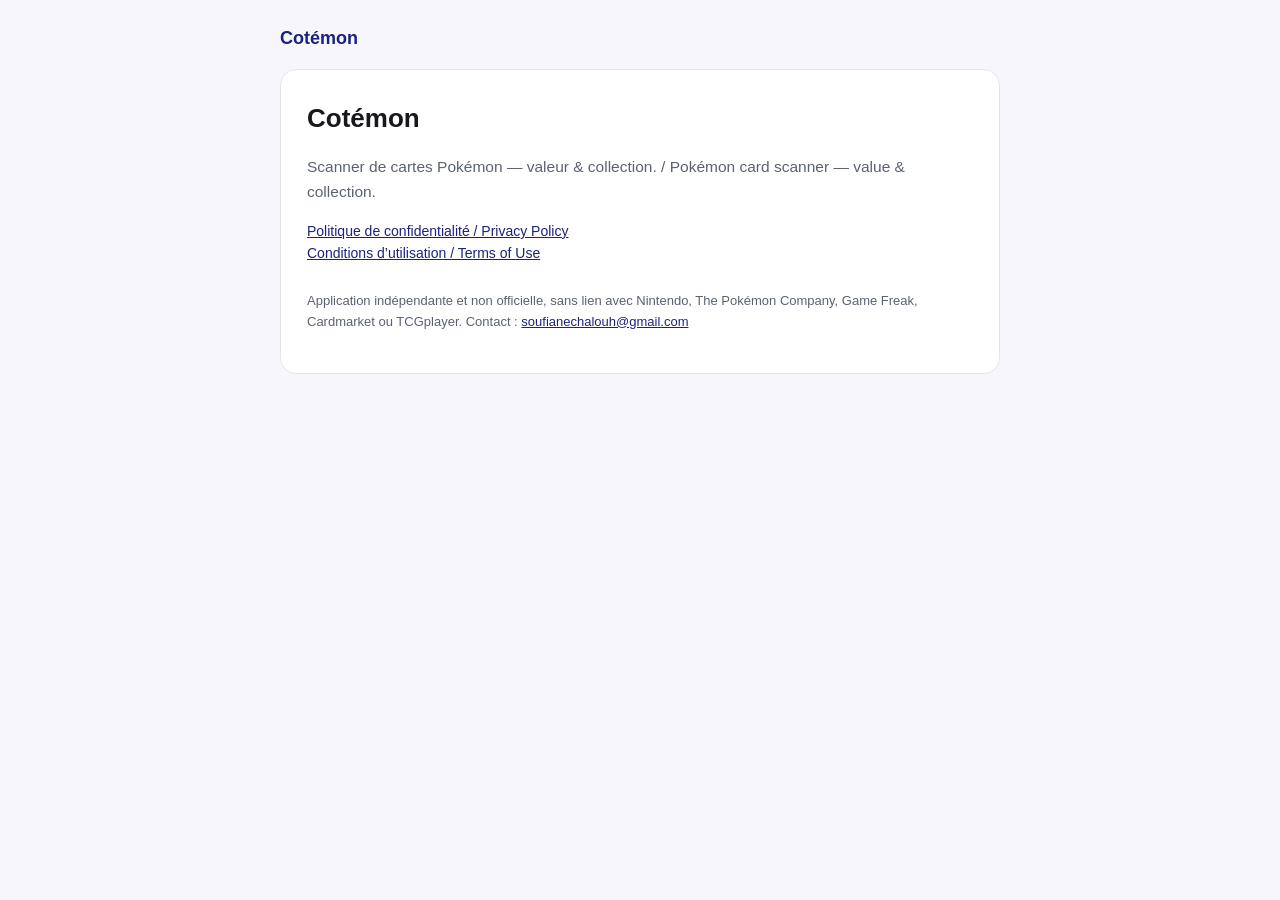
<file: index.html>
<!doctype html>
<html lang="fr">
<head>
<meta charset="utf-8">
<meta name="viewport" content="width=device-width, initial-scale=1">
<title>Cotémon — Informations légales</title>
<link rel="stylesheet" href="style.css">
</head>
<body>
<div class="wrap">
  <header class="site">
    <a class="brand" href="index.html">Cotémon</a>
  </header>
  <section class="card">
    <h1>Cotémon</h1>
    <p class="muted">Scanner de cartes Pokémon — valeur &amp; collection. / Pokémon card scanner — value &amp; collection.</p>
    <nav class="pages">
      <a href="privacy.html">Politique de confidentialité / Privacy Policy</a><br>
      <a href="terms.html">Conditions d’utilisation / Terms of Use</a>
    </nav>
    <p class="foot">Application indépendante et non officielle, sans lien avec Nintendo, The Pokémon Company, Game Freak, Cardmarket ou TCGplayer. Contact : <a href="mailto:soufianechalouh@gmail.com">soufianechalouh@gmail.com</a></p>
  </section>
</div>
</body>
</html>
</file>
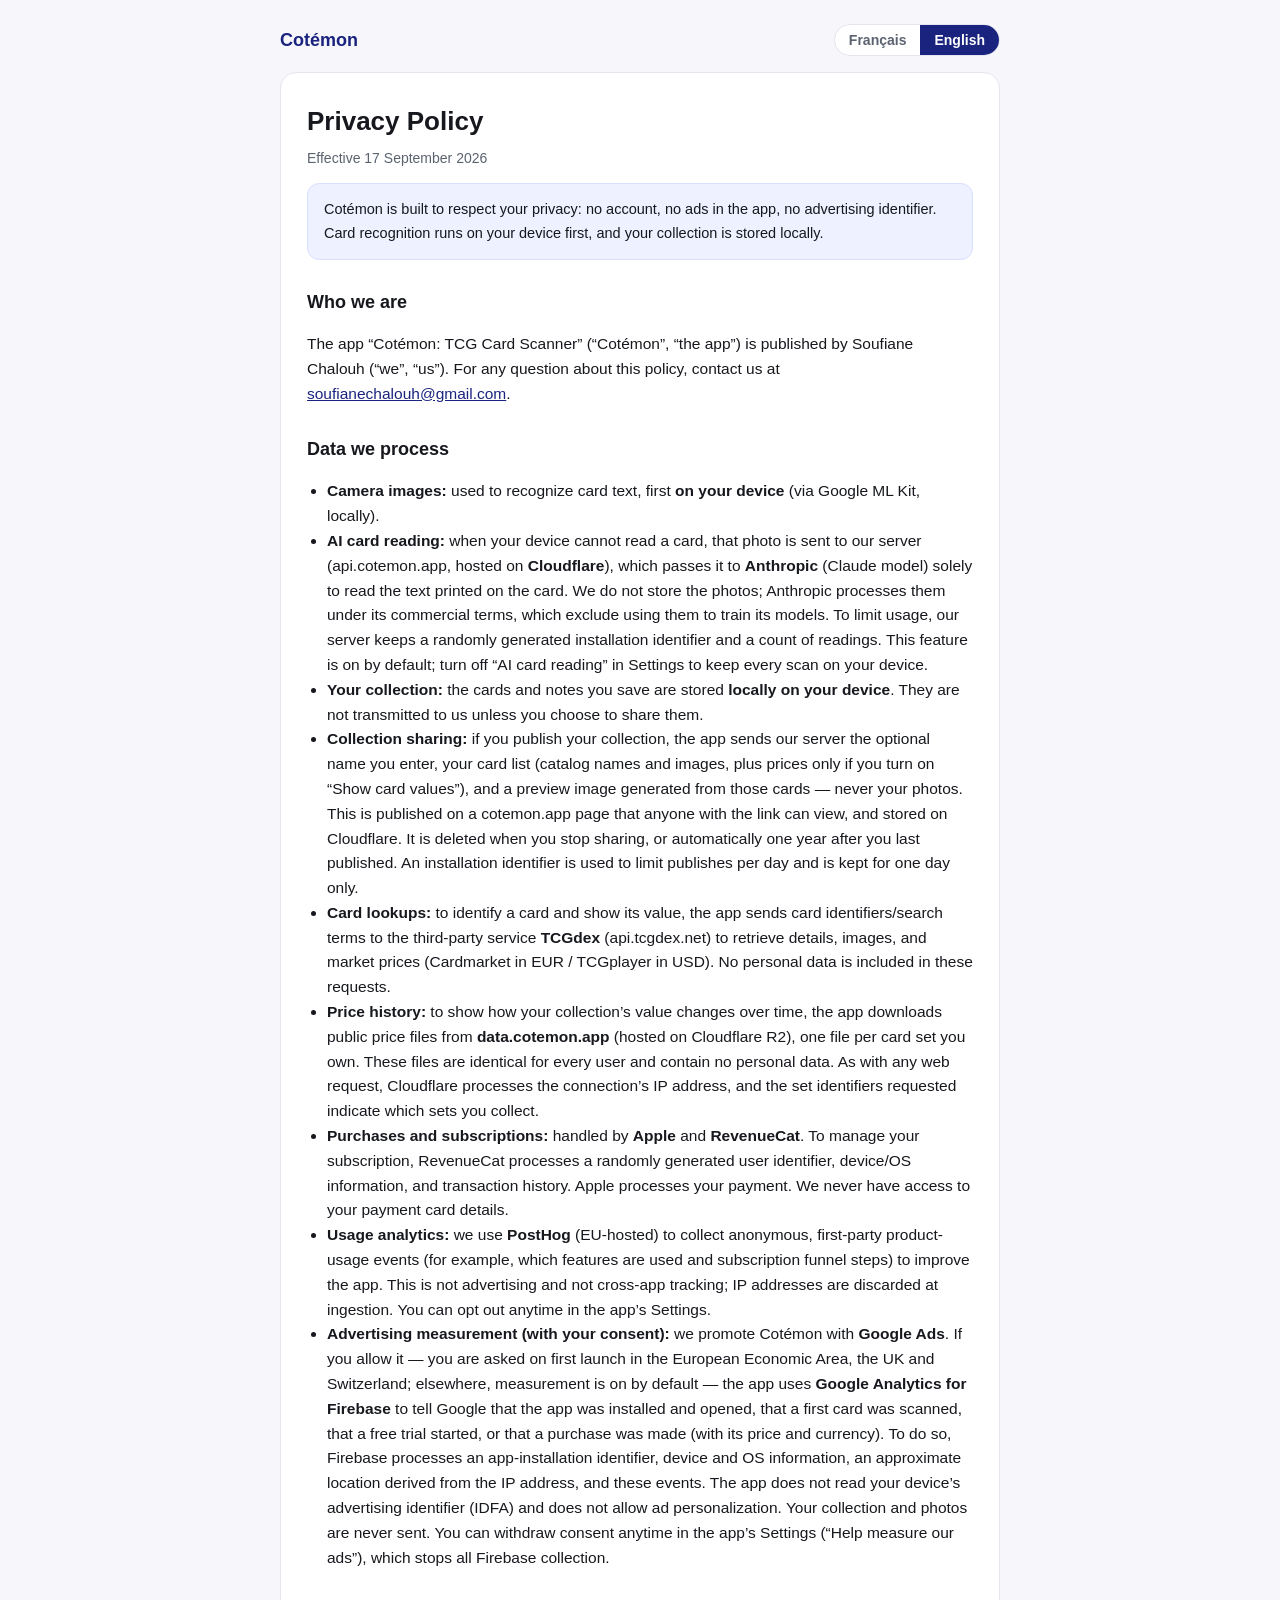
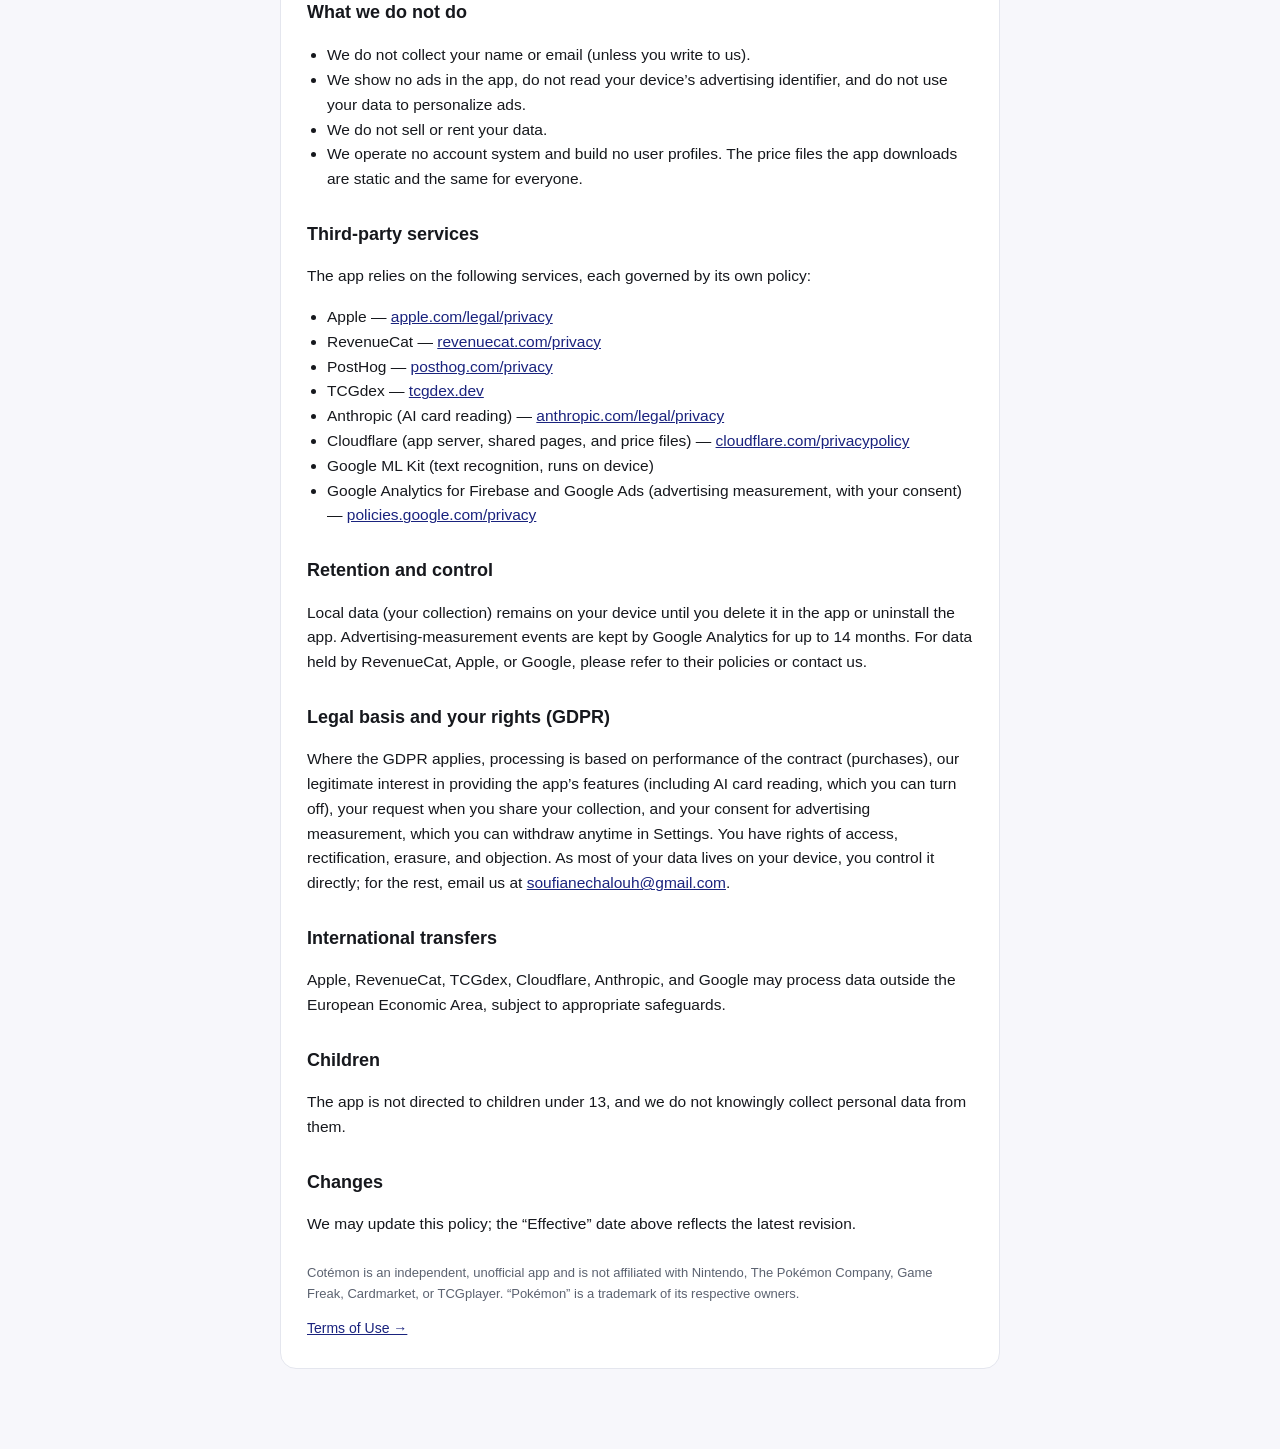
<file: privacy.html>
<!doctype html>
<html lang="fr">
<head>
<meta charset="utf-8">
<meta name="viewport" content="width=device-width, initial-scale=1">
<title>Politique de confidentialité — Cotémon</title>
<link rel="stylesheet" href="style.css">
</head>
<body>
<div class="wrap">
  <header class="site">
    <a class="brand" href="index.html">Cotémon</a>
    <div class="toggle" role="group" aria-label="Language">
      <button type="button" data-set="fr" class="active">Français</button>
      <button type="button" data-set="en">English</button>
    </div>
  </header>

  <!-- FRENCH -->
  <section class="card show" data-lang="fr">
    <h1>Politique de confidentialité</h1>
    <p class="eff">En vigueur le 17 septembre 2026</p>
    <p class="lead">Cotémon est conçu pour respecter votre vie privée : pas de compte, aucune publicité dans l’application, aucun identifiant publicitaire. La reconnaissance des cartes s’effectue d’abord sur votre appareil et votre collection est stockée localement.</p>

    <h2>Qui sommes-nous</h2>
    <p>L’application « Cotémon : Valeur Carte TCG » (« Cotémon », « l’application ») est éditée par Soufiane Chalouh (« nous »). Pour toute question relative à cette politique, contactez-nous à <a href="mailto:soufianechalouh@gmail.com">soufianechalouh@gmail.com</a>.</p>

    <h2>Données que nous traitons</h2>
    <ul>
      <li><strong>Images de l’appareil photo :</strong> utilisées pour reconnaître le texte des cartes, d’abord <strong>sur votre appareil</strong> (via Google ML Kit, en local).</li>
      <li><strong>Lecture des cartes par IA :</strong> lorsque votre appareil ne parvient pas à lire une carte, cette photo est envoyée à notre serveur (api.cotemon.app, hébergé sur <strong>Cloudflare</strong>), qui la transmet à <strong>Anthropic</strong> (modèle Claude) uniquement pour lire le texte imprimé sur la carte. Nous ne conservons pas les photos ; Anthropic les traite selon ses conditions commerciales, qui excluent leur utilisation pour entraîner ses modèles. Pour limiter l’usage, notre serveur conserve un identifiant d’installation généré aléatoirement et un compteur de lectures. Cette fonction est activée par défaut ; désactivez « Lecture des cartes par IA » dans les Réglages pour que chaque scan reste sur votre appareil.</li>
      <li><strong>Votre collection :</strong> les cartes et informations que vous enregistrez sont stockées <strong>localement sur votre appareil</strong>. Elles ne nous sont pas transmises, sauf si vous choisissez de les partager.</li>
      <li><strong>Partage de collection :</strong> si vous publiez votre collection, l’application envoie à notre serveur le nom facultatif que vous indiquez, la liste de vos cartes (noms et images du catalogue, et leurs prix uniquement si vous activez « Afficher la cote des cartes ») ainsi qu’une image d’aperçu générée à partir de ces cartes — jamais vos photos. Ces données sont publiées sur une page de cotemon.app visible par toute personne disposant du lien, et stockées sur Cloudflare. Elles sont supprimées lorsque vous arrêtez le partage, ou automatiquement un an après votre dernière publication. Un identifiant d’installation sert à limiter le nombre de publications par jour et n’est conservé qu’un jour.</li>
      <li><strong>Recherches de cartes :</strong> pour identifier une carte et afficher sa cote, l’application envoie des identifiants/termes de carte au service tiers <strong>TCGdex</strong> (api.tcgdex.net) afin de récupérer les détails, images et prix de marché (Cardmarket en EUR / TCGplayer en USD). Aucune donnée personnelle n’est incluse dans ces requêtes.</li>
      <li><strong>Historique des cotes :</strong> pour afficher l’évolution de la valeur de votre collection, l’application télécharge des fichiers de prix publics depuis <strong>data.cotemon.app</strong> (hébergé sur Cloudflare R2), un fichier par série que vous possédez. Ces fichiers sont identiques pour tous les utilisateurs et ne contiennent aucune donnée personnelle. Comme pour toute requête web, Cloudflare traite l’adresse IP de la connexion, et les identifiants de série demandés indiquent quelles séries vous collectionnez.</li>
      <li><strong>Achats et abonnements :</strong> gérés par <strong>Apple</strong> et <strong>RevenueCat</strong>. Pour gérer votre abonnement, RevenueCat traite un identifiant d’utilisateur généré aléatoirement, des informations sur l’appareil/le système et l’historique des transactions. Apple traite votre paiement. Nous n’avons jamais accès à vos coordonnées bancaires.</li>
      <li><strong>Statistiques d’utilisation :</strong> nous utilisons <strong>PostHog</strong> (hébergé dans l’UE) pour collecter des événements d’usage anonymes et internes à l’application (par exemple les fonctionnalités utilisées et les étapes du parcours d’abonnement) afin d’améliorer l’application. Il ne s’agit ni de publicité ni de pistage inter-apps ; les adresses IP sont supprimées à la réception. Vous pouvez vous désinscrire à tout moment dans les Réglages de l’application.</li>
      <li><strong>Mesure publicitaire (avec votre accord) :</strong> nous faisons connaître Cotémon grâce à <strong>Google Ads</strong>. Si vous l’acceptez — la question est posée au premier lancement dans l’Espace économique européen, au Royaume-Uni et en Suisse ; ailleurs, la mesure est activée par défaut — l’application utilise <strong>Google Analytics for Firebase</strong> pour signaler à Google que l’application a été installée et ouverte, qu’une première carte a été scannée, qu’un essai gratuit a commencé ou qu’un achat a été effectué (avec son prix et sa devise). Firebase traite pour cela un identifiant d’installation de l’application, des informations sur l’appareil et le système, une localisation approximative déduite de l’adresse IP, et ces événements. L’application ne lit pas l’identifiant publicitaire de votre appareil (IDFA) et n’autorise pas la personnalisation des annonces. Votre collection et vos photos ne sont jamais envoyées. Vous pouvez retirer votre accord à tout moment dans les Réglages de l’application (« Mesurer nos publicités »), ce qui arrête toute collecte par Firebase.</li>
    </ul>

    <h2>Ce que nous ne faisons pas</h2>
    <ul>
      <li>Nous ne collectons pas votre nom ou votre e-mail (sauf si vous nous écrivez).</li>
      <li>Nous n’affichons aucune publicité dans l’application, ne lisons pas l’identifiant publicitaire de votre appareil et n’utilisons pas vos données pour personnaliser des annonces.</li>
      <li>Nous ne vendons ni ne louons vos données.</li>
      <li>Nous n’exploitons aucun système de comptes et ne constituons aucun profil d’utilisateur. Les fichiers de prix que l’application télécharge sont statiques et identiques pour tous.</li>
    </ul>

    <h2>Services tiers</h2>
    <p>L’application s’appuie sur les services suivants, soumis à leurs propres politiques :</p>
    <ul>
      <li>Apple — <a href="https://www.apple.com/legal/privacy/" target="_blank" rel="noopener">apple.com/legal/privacy</a></li>
      <li>RevenueCat — <a href="https://www.revenuecat.com/privacy/" target="_blank" rel="noopener">revenuecat.com/privacy</a></li>
      <li>PostHog — <a href="https://posthog.com/privacy" target="_blank" rel="noopener">posthog.com/privacy</a></li>
      <li>TCGdex — <a href="https://tcgdex.dev/" target="_blank" rel="noopener">tcgdex.dev</a></li>
      <li>Anthropic (lecture des cartes par IA) — <a href="https://www.anthropic.com/legal/privacy" target="_blank" rel="noopener">anthropic.com/legal/privacy</a></li>
      <li>Cloudflare (serveur de l’application, pages partagées et fichiers de prix) — <a href="https://www.cloudflare.com/privacypolicy/" target="_blank" rel="noopener">cloudflare.com/privacypolicy</a></li>
      <li>Google ML Kit (reconnaissance de texte, exécutée sur l’appareil)</li>
      <li>Google Analytics for Firebase et Google Ads (mesure publicitaire, avec votre accord) — <a href="https://policies.google.com/privacy" target="_blank" rel="noopener">policies.google.com/privacy</a></li>
    </ul>

    <h2>Conservation et contrôle</h2>
    <p>Les données locales (votre collection) demeurent sur votre appareil jusqu’à ce que vous les supprimiez dans l’application ou que vous désinstalliez l’application. Les événements de mesure publicitaire sont conservés par Google Analytics pendant 14 mois au plus. Pour les données détenues par RevenueCat, Apple ou Google, veuillez consulter leurs politiques ou nous contacter.</p>

    <h2>Base légale et vos droits (RGPD)</h2>
    <p>Lorsque le RGPD s’applique, le traitement repose sur l’exécution du contrat (achats), notre intérêt légitime à fournir les fonctionnalités de l’application (dont la lecture des cartes par IA, que vous pouvez désactiver), votre demande lorsque vous partagez votre collection, et votre consentement pour la mesure publicitaire, que vous pouvez retirer à tout moment dans les Réglages. Vous disposez des droits d’accès, de rectification, d’effacement et d’opposition. La plupart de vos données résidant sur votre appareil, vous en gardez le contrôle direct ; pour le reste, écrivez-nous à <a href="mailto:soufianechalouh@gmail.com">soufianechalouh@gmail.com</a>.</p>

    <h2>Transferts internationaux</h2>
    <p>Apple, RevenueCat, TCGdex, Cloudflare, Anthropic et Google peuvent traiter des données en dehors de l’Espace économique européen, dans le respect de garanties appropriées.</p>

    <h2>Enfants</h2>
    <p>L’application n’est pas destinée aux enfants de moins de 13 ans et nous ne collectons pas sciemment de données personnelles les concernant.</p>

    <h2>Modifications</h2>
    <p>Nous pouvons mettre à jour cette politique ; la date « En vigueur le » ci-dessus indique la dernière révision.</p>

    <p class="foot">Cotémon est une application indépendante et non officielle, sans aucun lien avec Nintendo, The Pokémon Company, Game Freak, Cardmarket ou TCGplayer. « Pokémon » est une marque de ses détenteurs respectifs.</p>
    <nav class="pages"><a href="terms.html">Conditions d’utilisation →</a></nav>
  </section>

  <!-- ENGLISH -->
  <section class="card" data-lang="en">
    <h1>Privacy Policy</h1>
    <p class="eff">Effective 17 September 2026</p>
    <p class="lead">Cotémon is built to respect your privacy: no account, no ads in the app, no advertising identifier. Card recognition runs on your device first, and your collection is stored locally.</p>

    <h2>Who we are</h2>
    <p>The app “Cotémon: TCG Card Scanner” (“Cotémon”, “the app”) is published by Soufiane Chalouh (“we”, “us”). For any question about this policy, contact us at <a href="mailto:soufianechalouh@gmail.com">soufianechalouh@gmail.com</a>.</p>

    <h2>Data we process</h2>
    <ul>
      <li><strong>Camera images:</strong> used to recognize card text, first <strong>on your device</strong> (via Google ML Kit, locally).</li>
      <li><strong>AI card reading:</strong> when your device cannot read a card, that photo is sent to our server (api.cotemon.app, hosted on <strong>Cloudflare</strong>), which passes it to <strong>Anthropic</strong> (Claude model) solely to read the text printed on the card. We do not store the photos; Anthropic processes them under its commercial terms, which exclude using them to train its models. To limit usage, our server keeps a randomly generated installation identifier and a count of readings. This feature is on by default; turn off “AI card reading” in Settings to keep every scan on your device.</li>
      <li><strong>Your collection:</strong> the cards and notes you save are stored <strong>locally on your device</strong>. They are not transmitted to us unless you choose to share them.</li>
      <li><strong>Collection sharing:</strong> if you publish your collection, the app sends our server the optional name you enter, your card list (catalog names and images, plus prices only if you turn on “Show card values”), and a preview image generated from those cards — never your photos. This is published on a cotemon.app page that anyone with the link can view, and stored on Cloudflare. It is deleted when you stop sharing, or automatically one year after you last published. An installation identifier is used to limit publishes per day and is kept for one day only.</li>
      <li><strong>Card lookups:</strong> to identify a card and show its value, the app sends card identifiers/search terms to the third-party service <strong>TCGdex</strong> (api.tcgdex.net) to retrieve details, images, and market prices (Cardmarket in EUR / TCGplayer in USD). No personal data is included in these requests.</li>
      <li><strong>Price history:</strong> to show how your collection’s value changes over time, the app downloads public price files from <strong>data.cotemon.app</strong> (hosted on Cloudflare R2), one file per card set you own. These files are identical for every user and contain no personal data. As with any web request, Cloudflare processes the connection’s IP address, and the set identifiers requested indicate which sets you collect.</li>
      <li><strong>Purchases and subscriptions:</strong> handled by <strong>Apple</strong> and <strong>RevenueCat</strong>. To manage your subscription, RevenueCat processes a randomly generated user identifier, device/OS information, and transaction history. Apple processes your payment. We never have access to your payment card details.</li>
      <li><strong>Usage analytics:</strong> we use <strong>PostHog</strong> (EU-hosted) to collect anonymous, first-party product-usage events (for example, which features are used and subscription funnel steps) to improve the app. This is not advertising and not cross-app tracking; IP addresses are discarded at ingestion. You can opt out anytime in the app’s Settings.</li>
      <li><strong>Advertising measurement (with your consent):</strong> we promote Cotémon with <strong>Google Ads</strong>. If you allow it — you are asked on first launch in the European Economic Area, the UK and Switzerland; elsewhere, measurement is on by default — the app uses <strong>Google Analytics for Firebase</strong> to tell Google that the app was installed and opened, that a first card was scanned, that a free trial started, or that a purchase was made (with its price and currency). To do so, Firebase processes an app-installation identifier, device and OS information, an approximate location derived from the IP address, and these events. The app does not read your device’s advertising identifier (IDFA) and does not allow ad personalization. Your collection and photos are never sent. You can withdraw consent anytime in the app’s Settings (“Help measure our ads”), which stops all Firebase collection.</li>
    </ul>

    <h2>What we do not do</h2>
    <ul>
      <li>We do not collect your name or email (unless you write to us).</li>
      <li>We show no ads in the app, do not read your device’s advertising identifier, and do not use your data to personalize ads.</li>
      <li>We do not sell or rent your data.</li>
      <li>We operate no account system and build no user profiles. The price files the app downloads are static and the same for everyone.</li>
    </ul>

    <h2>Third-party services</h2>
    <p>The app relies on the following services, each governed by its own policy:</p>
    <ul>
      <li>Apple — <a href="https://www.apple.com/legal/privacy/" target="_blank" rel="noopener">apple.com/legal/privacy</a></li>
      <li>RevenueCat — <a href="https://www.revenuecat.com/privacy/" target="_blank" rel="noopener">revenuecat.com/privacy</a></li>
      <li>PostHog — <a href="https://posthog.com/privacy" target="_blank" rel="noopener">posthog.com/privacy</a></li>
      <li>TCGdex — <a href="https://tcgdex.dev/" target="_blank" rel="noopener">tcgdex.dev</a></li>
      <li>Anthropic (AI card reading) — <a href="https://www.anthropic.com/legal/privacy" target="_blank" rel="noopener">anthropic.com/legal/privacy</a></li>
      <li>Cloudflare (app server, shared pages, and price files) — <a href="https://www.cloudflare.com/privacypolicy/" target="_blank" rel="noopener">cloudflare.com/privacypolicy</a></li>
      <li>Google ML Kit (text recognition, runs on device)</li>
      <li>Google Analytics for Firebase and Google Ads (advertising measurement, with your consent) — <a href="https://policies.google.com/privacy" target="_blank" rel="noopener">policies.google.com/privacy</a></li>
    </ul>

    <h2>Retention and control</h2>
    <p>Local data (your collection) remains on your device until you delete it in the app or uninstall the app. Advertising-measurement events are kept by Google Analytics for up to 14 months. For data held by RevenueCat, Apple, or Google, please refer to their policies or contact us.</p>

    <h2>Legal basis and your rights (GDPR)</h2>
    <p>Where the GDPR applies, processing is based on performance of the contract (purchases), our legitimate interest in providing the app’s features (including AI card reading, which you can turn off), your request when you share your collection, and your consent for advertising measurement, which you can withdraw anytime in Settings. You have rights of access, rectification, erasure, and objection. As most of your data lives on your device, you control it directly; for the rest, email us at <a href="mailto:soufianechalouh@gmail.com">soufianechalouh@gmail.com</a>.</p>

    <h2>International transfers</h2>
    <p>Apple, RevenueCat, TCGdex, Cloudflare, Anthropic, and Google may process data outside the European Economic Area, subject to appropriate safeguards.</p>

    <h2>Children</h2>
    <p>The app is not directed to children under 13, and we do not knowingly collect personal data from them.</p>

    <h2>Changes</h2>
    <p>We may update this policy; the “Effective” date above reflects the latest revision.</p>

    <p class="foot">Cotémon is an independent, unofficial app and is not affiliated with Nintendo, The Pokémon Company, Game Freak, Cardmarket, or TCGplayer. “Pokémon” is a trademark of its respective owners.</p>
    <nav class="pages"><a href="terms.html">Terms of Use →</a></nav>
  </section>
</div>

<script>
(function () {
  var btns = document.querySelectorAll('.toggle button');
  var secs = document.querySelectorAll('[data-lang]');
  function set(lang) {
    secs.forEach(function (s) { s.classList.toggle('show', s.getAttribute('data-lang') === lang); });
    btns.forEach(function (b) { b.classList.toggle('active', b.getAttribute('data-set') === lang); });
    document.documentElement.lang = lang;
    try { localStorage.setItem('pokecote-lang', lang); } catch (e) {}
  }
  btns.forEach(function (b) { b.addEventListener('click', function () { set(b.getAttribute('data-set')); }); });
  var saved;
  try { saved = localStorage.getItem('pokecote-lang'); } catch (e) {}
  var nav = (navigator.language || 'fr').slice(0, 2);
  set(saved || (nav === 'en' ? 'en' : 'fr'));
})();
</script>
</body>
</html>
</file>
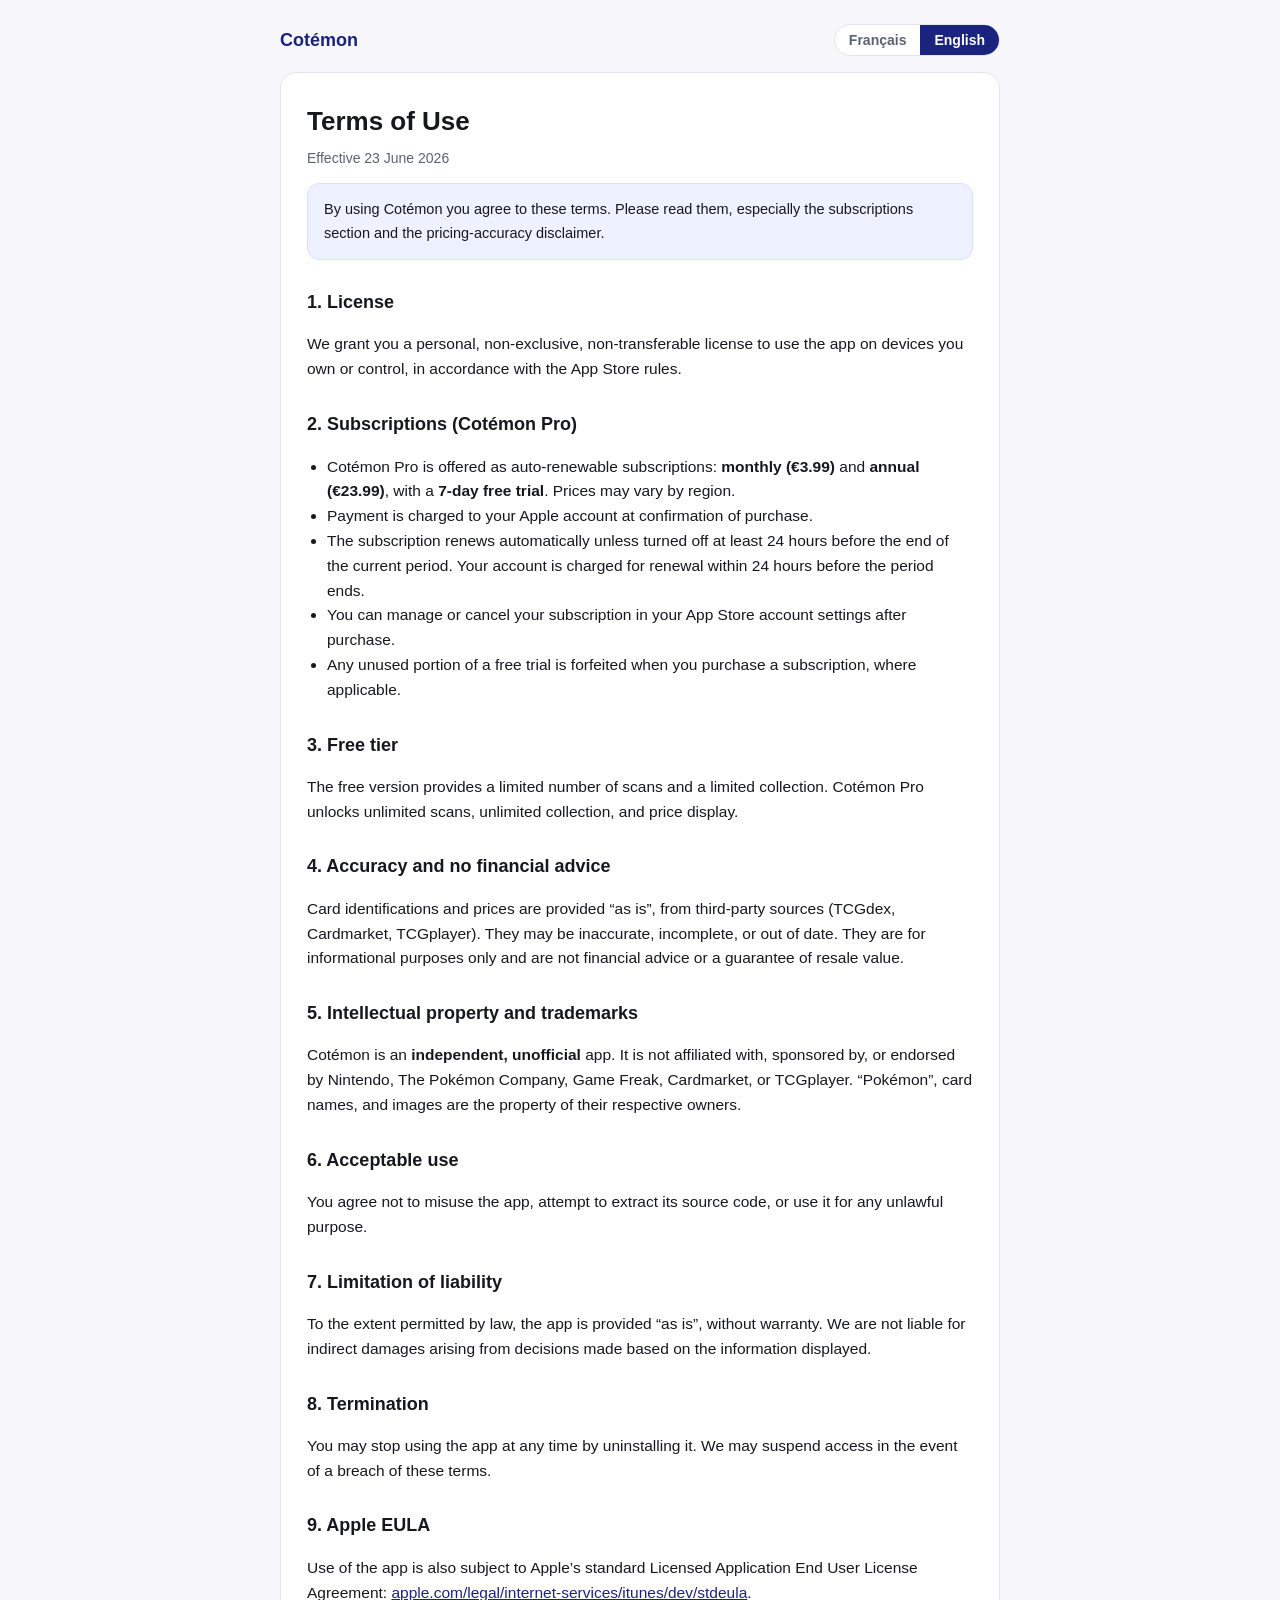
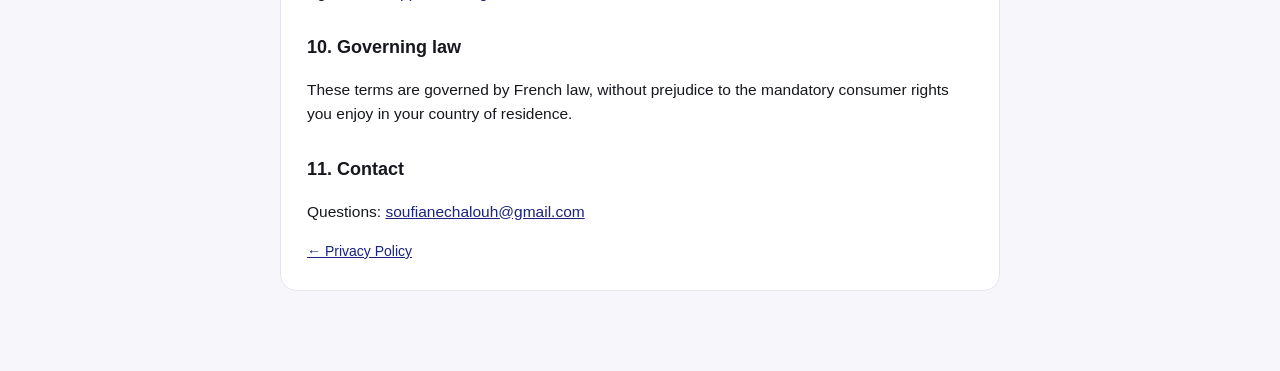
<file: terms.html>
<!doctype html>
<html lang="fr">
<head>
<meta charset="utf-8">
<meta name="viewport" content="width=device-width, initial-scale=1">
<title>Conditions d’utilisation — Cotémon</title>
<link rel="stylesheet" href="style.css">
</head>
<body>
<div class="wrap">
  <header class="site">
    <a class="brand" href="index.html">Cotémon</a>
    <div class="toggle" role="group" aria-label="Language">
      <button type="button" data-set="fr" class="active">Français</button>
      <button type="button" data-set="en">English</button>
    </div>
  </header>

  <!-- FRENCH -->
  <section class="card show" data-lang="fr">
    <h1>Conditions d’utilisation</h1>
    <p class="eff">En vigueur le 23 juin 2026</p>
    <p class="lead">En utilisant Cotémon, vous acceptez les présentes conditions. Veuillez les lire, en particulier la section sur les abonnements et l’avertissement sur l’exactitude des prix.</p>

    <h2>1. Licence</h2>
    <p>Nous vous accordons une licence personnelle, non exclusive et non transférable d’utilisation de l’application sur les appareils que vous possédez ou contrôlez, conformément aux règles de l’App Store.</p>

    <h2>2. Abonnements (Cotémon Pro)</h2>
    <ul>
      <li>Cotémon Pro est proposé sous forme d’abonnements à renouvellement automatique : <strong>mensuel (3,99 €)</strong> et <strong>annuel (23,99 €)</strong>, avec un <strong>essai gratuit de 7 jours</strong>. Les prix peuvent varier selon la région.</li>
      <li>Le paiement est débité de votre compte Apple à la confirmation de l’achat.</li>
      <li>L’abonnement se renouvelle automatiquement sauf désactivation au moins 24 heures avant la fin de la période en cours. Votre compte est débité du renouvellement dans les 24 heures précédant la fin de la période.</li>
      <li>Vous pouvez gérer ou résilier votre abonnement dans les réglages de votre compte App Store après l’achat.</li>
      <li>Toute partie inutilisée d’un essai gratuit est perdue lors de l’achat d’un abonnement, le cas échéant.</li>
    </ul>

    <h2>3. Offre gratuite</h2>
    <p>La version gratuite donne accès à un nombre limité de scans et à une collection limitée. Cotémon Pro débloque les scans illimités, la collection illimitée et l’affichage des prix.</p>

    <h2>4. Exactitude et absence de conseil financier</h2>
    <p>Les identifications de cartes et les prix sont fournis « en l’état », à partir de sources tierces (TCGdex, Cardmarket, TCGplayer). Ils peuvent être inexacts, incomplets ou obsolètes. Ils sont fournis à titre informatif uniquement et ne constituent pas un conseil financier ni une garantie de valeur de revente.</p>

    <h2>5. Propriété intellectuelle et marques</h2>
    <p>Cotémon est une application <strong>indépendante et non officielle</strong>. Elle n’est ni affiliée, ni parrainée, ni approuvée par Nintendo, The Pokémon Company, Game Freak, Cardmarket ou TCGplayer. « Pokémon », les noms de cartes et les images sont la propriété de leurs détenteurs respectifs.</p>

    <h2>6. Utilisation acceptable</h2>
    <p>Vous vous engagez à ne pas détourner l’application, à ne pas tenter d’en extraire le code, ni à l’utiliser à des fins illégales.</p>

    <h2>7. Limitation de responsabilité</h2>
    <p>Dans les limites permises par la loi, l’application est fournie « en l’état », sans garantie. Nous déclinons toute responsabilité pour les dommages indirects résultant de décisions prises sur la base des informations affichées.</p>

    <h2>8. Résiliation</h2>
    <p>Vous pouvez cesser d’utiliser l’application à tout moment en la désinstallant. Nous pouvons suspendre l’accès en cas de manquement aux présentes conditions.</p>

    <h2>9. CLUF Apple</h2>
    <p>L’utilisation de l’application est également soumise au contrat de licence d’utilisateur final standard d’Apple : <a href="https://www.apple.com/legal/internet-services/itunes/dev/stdeula/" target="_blank" rel="noopener">apple.com/legal/internet-services/itunes/dev/stdeula</a>.</p>

    <h2>10. Droit applicable</h2>
    <p>Les présentes conditions sont régies par le droit français, sans préjudice des droits impératifs dont vous bénéficiez en tant que consommateur dans votre pays de résidence.</p>

    <h2>11. Contact</h2>
    <p>Questions : <a href="mailto:soufianechalouh@gmail.com">soufianechalouh@gmail.com</a></p>

    <nav class="pages"><a href="privacy.html">← Politique de confidentialité</a></nav>
  </section>

  <!-- ENGLISH -->
  <section class="card" data-lang="en">
    <h1>Terms of Use</h1>
    <p class="eff">Effective 23 June 2026</p>
    <p class="lead">By using Cotémon you agree to these terms. Please read them, especially the subscriptions section and the pricing-accuracy disclaimer.</p>

    <h2>1. License</h2>
    <p>We grant you a personal, non-exclusive, non-transferable license to use the app on devices you own or control, in accordance with the App Store rules.</p>

    <h2>2. Subscriptions (Cotémon Pro)</h2>
    <ul>
      <li>Cotémon Pro is offered as auto-renewable subscriptions: <strong>monthly (€3.99)</strong> and <strong>annual (€23.99)</strong>, with a <strong>7-day free trial</strong>. Prices may vary by region.</li>
      <li>Payment is charged to your Apple account at confirmation of purchase.</li>
      <li>The subscription renews automatically unless turned off at least 24 hours before the end of the current period. Your account is charged for renewal within 24 hours before the period ends.</li>
      <li>You can manage or cancel your subscription in your App Store account settings after purchase.</li>
      <li>Any unused portion of a free trial is forfeited when you purchase a subscription, where applicable.</li>
    </ul>

    <h2>3. Free tier</h2>
    <p>The free version provides a limited number of scans and a limited collection. Cotémon Pro unlocks unlimited scans, unlimited collection, and price display.</p>

    <h2>4. Accuracy and no financial advice</h2>
    <p>Card identifications and prices are provided “as is”, from third-party sources (TCGdex, Cardmarket, TCGplayer). They may be inaccurate, incomplete, or out of date. They are for informational purposes only and are not financial advice or a guarantee of resale value.</p>

    <h2>5. Intellectual property and trademarks</h2>
    <p>Cotémon is an <strong>independent, unofficial</strong> app. It is not affiliated with, sponsored by, or endorsed by Nintendo, The Pokémon Company, Game Freak, Cardmarket, or TCGplayer. “Pokémon”, card names, and images are the property of their respective owners.</p>

    <h2>6. Acceptable use</h2>
    <p>You agree not to misuse the app, attempt to extract its source code, or use it for any unlawful purpose.</p>

    <h2>7. Limitation of liability</h2>
    <p>To the extent permitted by law, the app is provided “as is”, without warranty. We are not liable for indirect damages arising from decisions made based on the information displayed.</p>

    <h2>8. Termination</h2>
    <p>You may stop using the app at any time by uninstalling it. We may suspend access in the event of a breach of these terms.</p>

    <h2>9. Apple EULA</h2>
    <p>Use of the app is also subject to Apple’s standard Licensed Application End User License Agreement: <a href="https://www.apple.com/legal/internet-services/itunes/dev/stdeula/" target="_blank" rel="noopener">apple.com/legal/internet-services/itunes/dev/stdeula</a>.</p>

    <h2>10. Governing law</h2>
    <p>These terms are governed by French law, without prejudice to the mandatory consumer rights you enjoy in your country of residence.</p>

    <h2>11. Contact</h2>
    <p>Questions: <a href="mailto:soufianechalouh@gmail.com">soufianechalouh@gmail.com</a></p>

    <nav class="pages"><a href="privacy.html">← Privacy Policy</a></nav>
  </section>
</div>

<script>
(function () {
  var btns = document.querySelectorAll('.toggle button');
  var secs = document.querySelectorAll('[data-lang]');
  function set(lang) {
    secs.forEach(function (s) { s.classList.toggle('show', s.getAttribute('data-lang') === lang); });
    btns.forEach(function (b) { b.classList.toggle('active', b.getAttribute('data-set') === lang); });
    document.documentElement.lang = lang;
    try { localStorage.setItem('pokecote-lang', lang); } catch (e) {}
  }
  btns.forEach(function (b) { b.addEventListener('click', function () { set(b.getAttribute('data-set')); }); });
  var saved;
  try { saved = localStorage.getItem('pokecote-lang'); } catch (e) {}
  var nav = (navigator.language || 'fr').slice(0, 2);
  set(saved || (nav === 'en' ? 'en' : 'fr'));
})();
</script>
</body>
</html>
</file>
<file: style.css>
:root {
  --bg: #f7f7fb;
  --card: #ffffff;
  --ink: #16181d;
  --muted: #5b6270;
  --accent: #1a237e;
  --line: #e4e6ee;
}
* { box-sizing: border-box; }
body {
  margin: 0;
  font-family: -apple-system, BlinkMacSystemFont, "Segoe UI", Roboto, Helvetica, Arial, sans-serif;
  background: var(--bg);
  color: var(--ink);
  line-height: 1.6;
  -webkit-text-size-adjust: 100%;
}
.wrap { max-width: 760px; margin: 0 auto; padding: 24px 20px 80px; }
header.site {
  display: flex; align-items: center; justify-content: space-between;
  gap: 12px; flex-wrap: wrap; margin-bottom: 8px;
}
.brand { font-weight: 800; font-size: 18px; color: var(--accent); text-decoration: none; }
.toggle { display: inline-flex; border: 1px solid var(--line); border-radius: 999px; overflow: hidden; background: var(--card); }
.toggle button {
  border: 0; background: transparent; padding: 7px 14px; font-size: 14px; font-weight: 600;
  color: var(--muted); cursor: pointer;
}
.toggle button.active { background: var(--accent); color: #fff; }
.card {
  background: var(--card); border: 1px solid var(--line); border-radius: 16px;
  padding: 28px 26px; margin-top: 16px;
}
h1 { font-size: 26px; margin: 0 0 4px; }
h2 { font-size: 18px; margin: 28px 0 8px; }
.eff { color: var(--muted); font-size: 14px; margin: 0 0 8px; }
p, li { color: var(--ink); font-size: 15.5px; }
.muted { color: var(--muted); }
a { color: var(--accent); }
ul { padding-left: 20px; }
.lead { background: #eef1ff; border: 1px solid #d9e0ff; border-radius: 12px; padding: 14px 16px; font-size: 14.5px; }
.foot { margin-top: 26px; font-size: 13px; color: var(--muted); }
nav.pages { margin-top: 10px; font-size: 14px; }
nav.pages a { margin-right: 14px; }
[data-lang] { display: none; }
[data-lang].show { display: block; }
</file>
